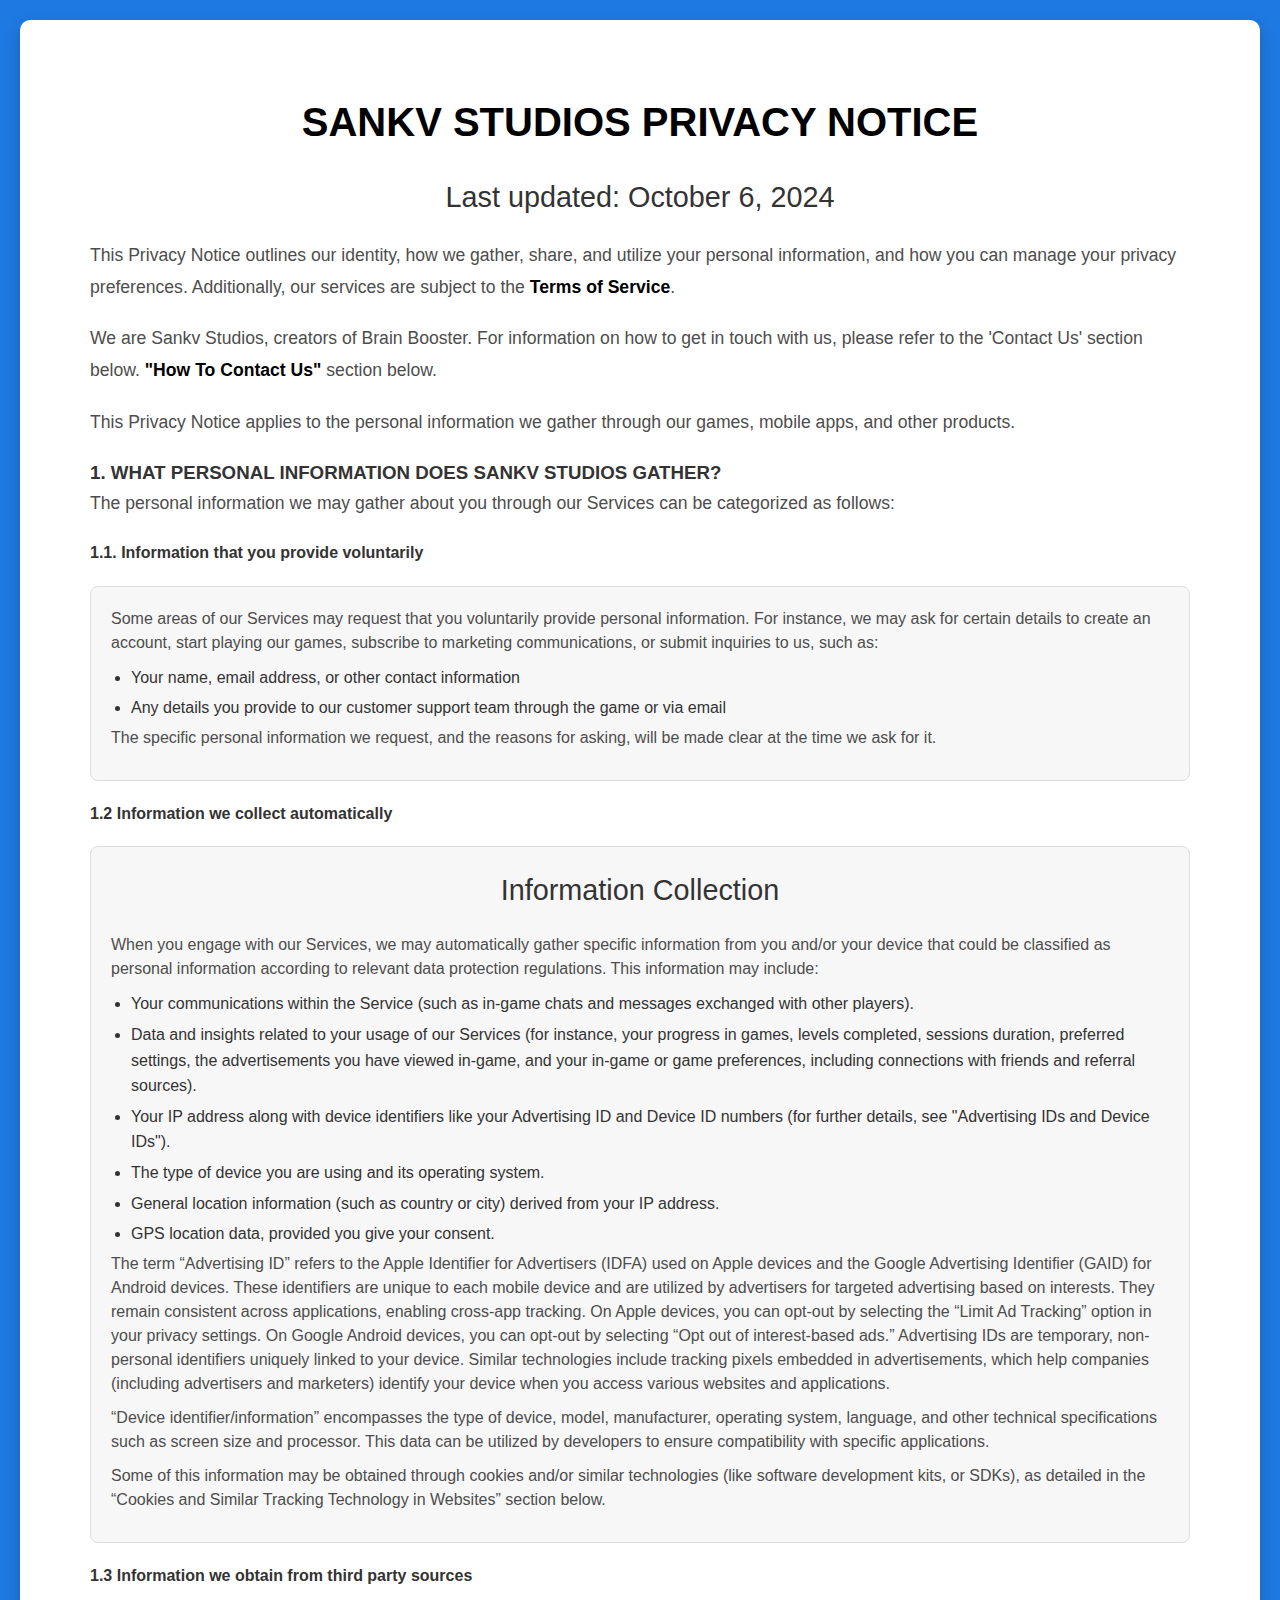
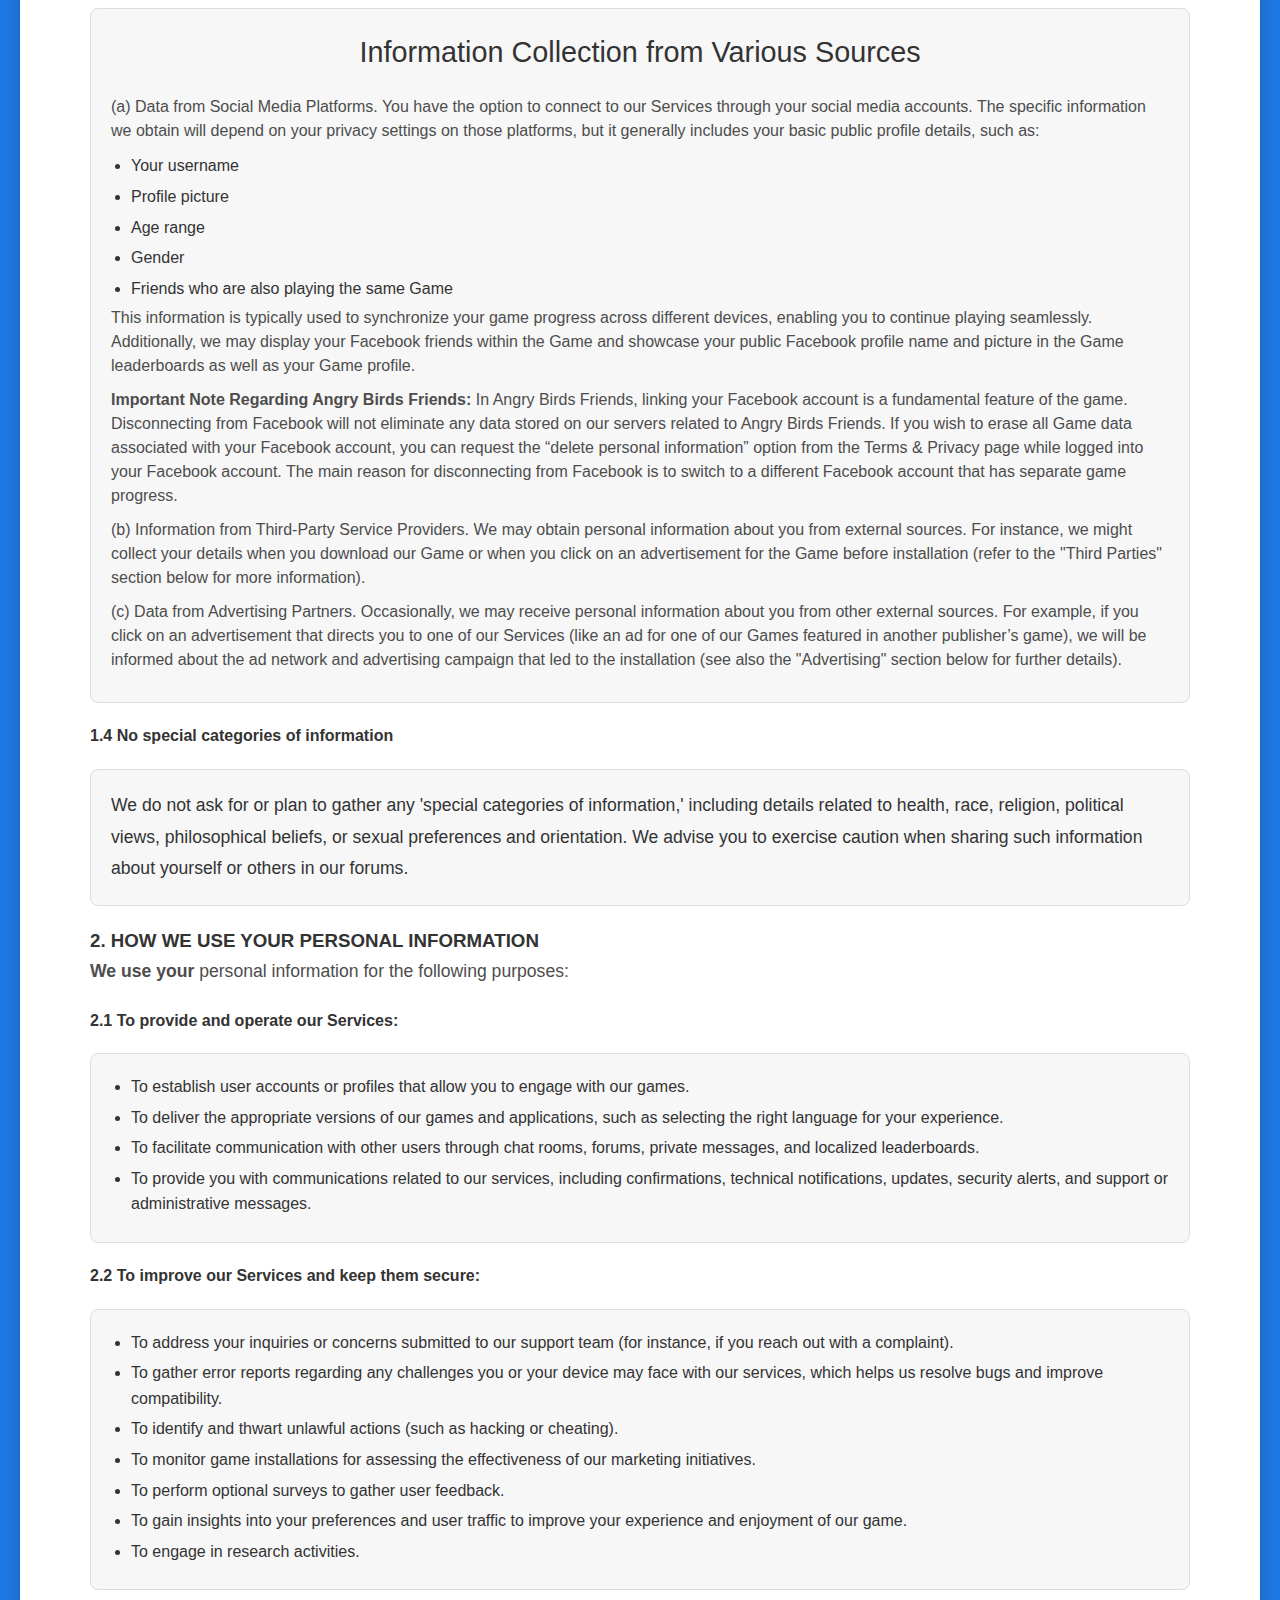
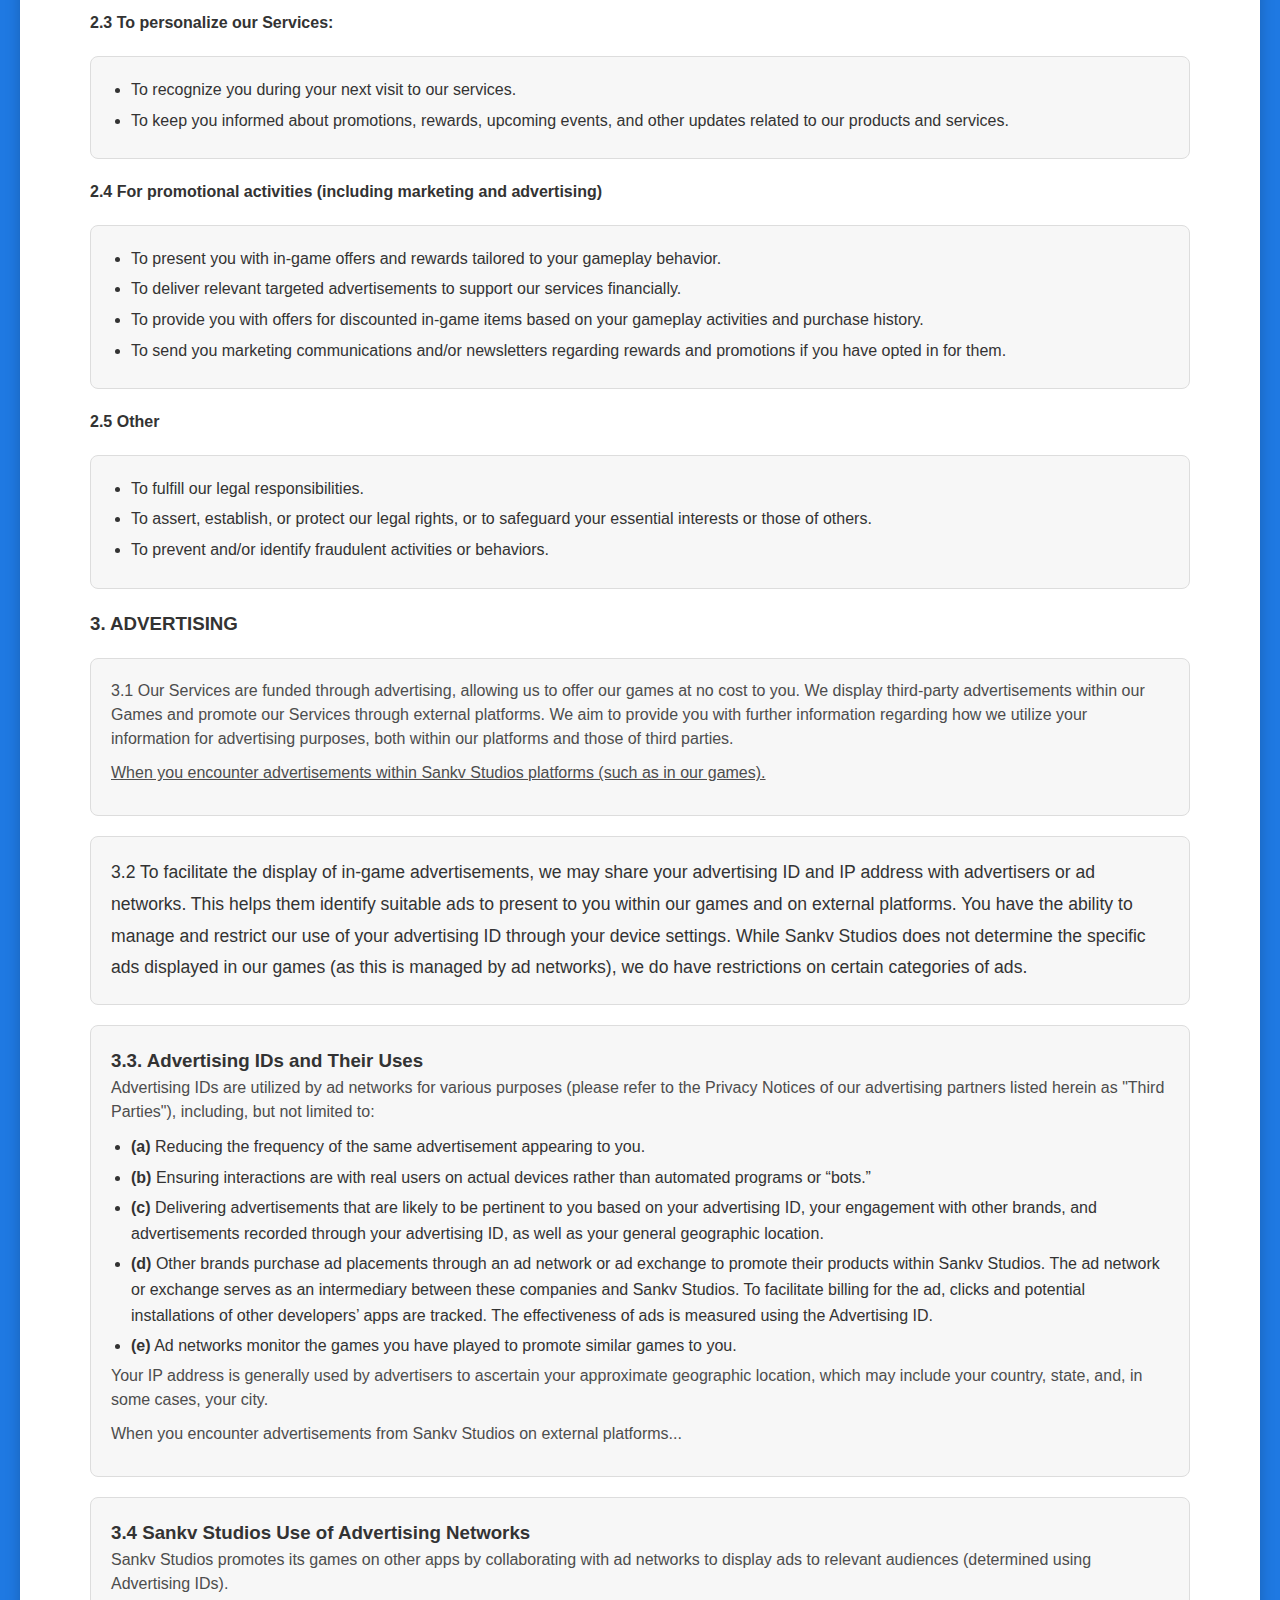
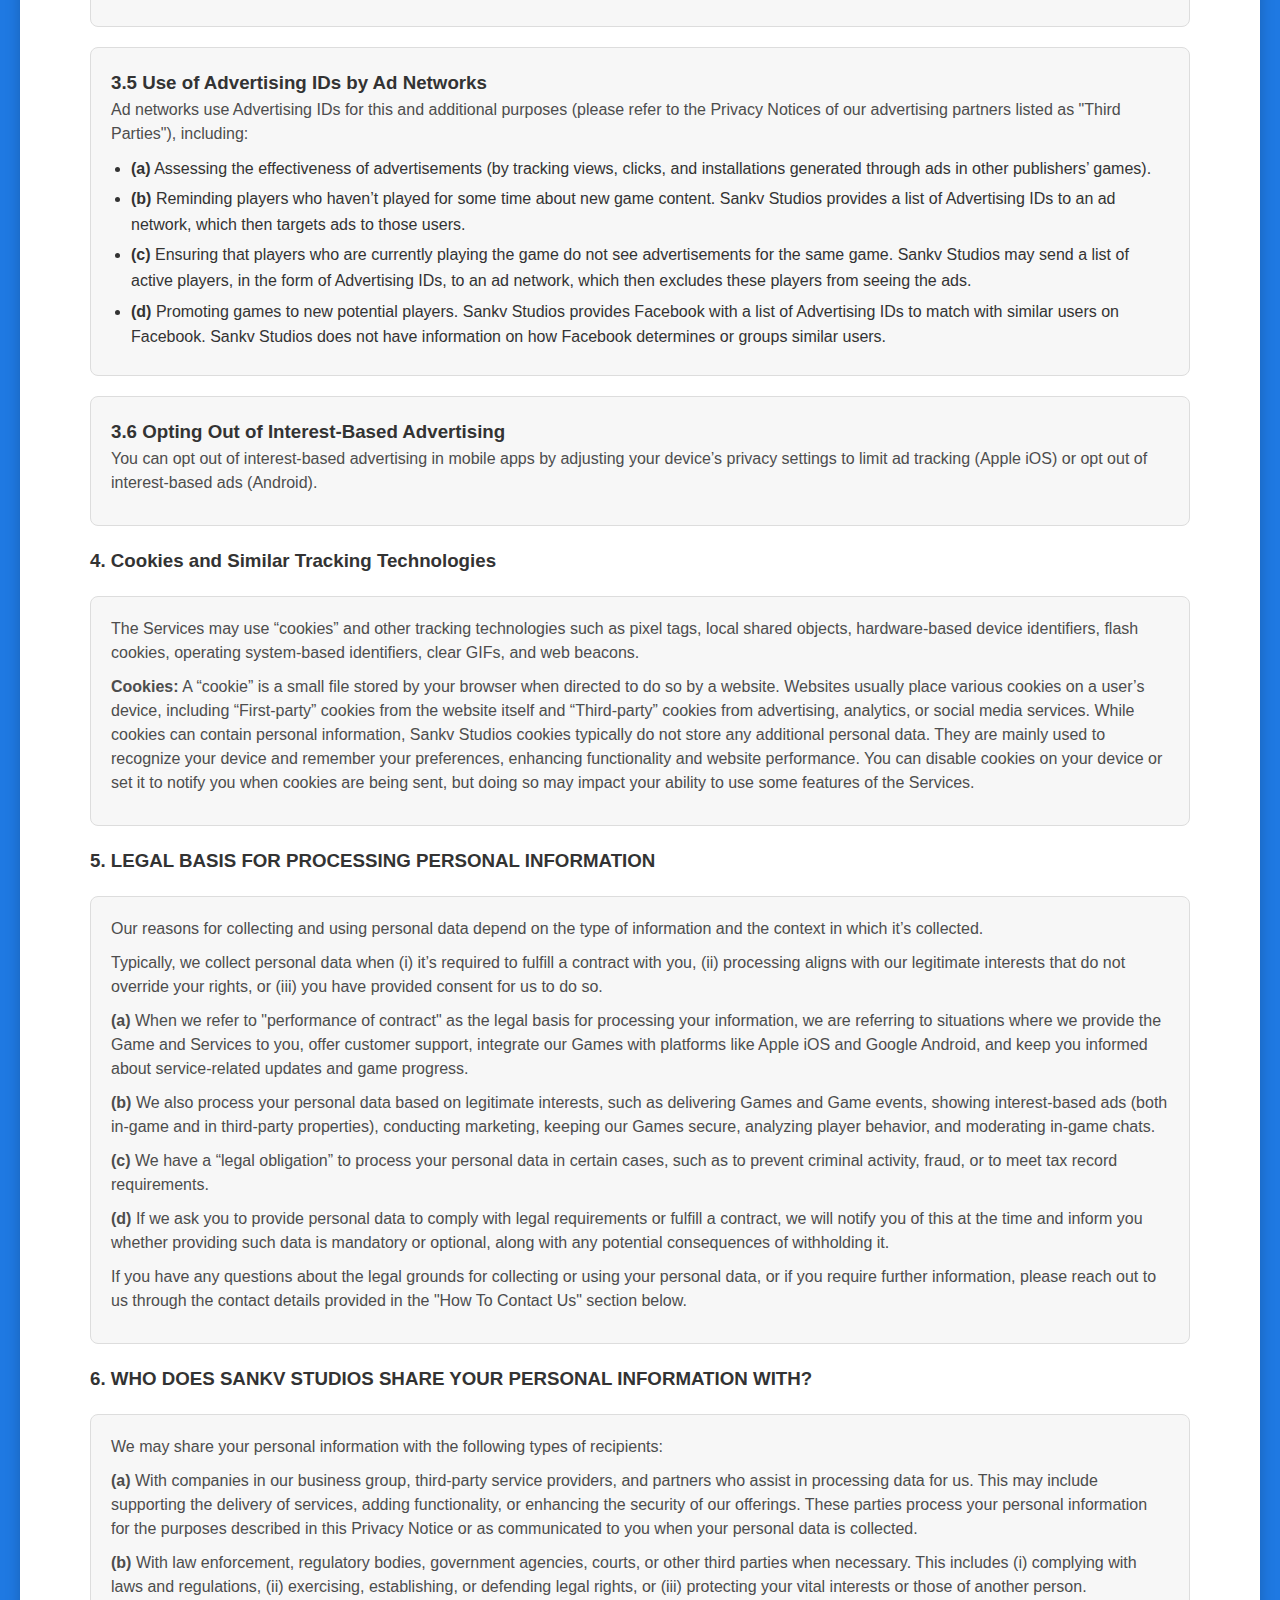
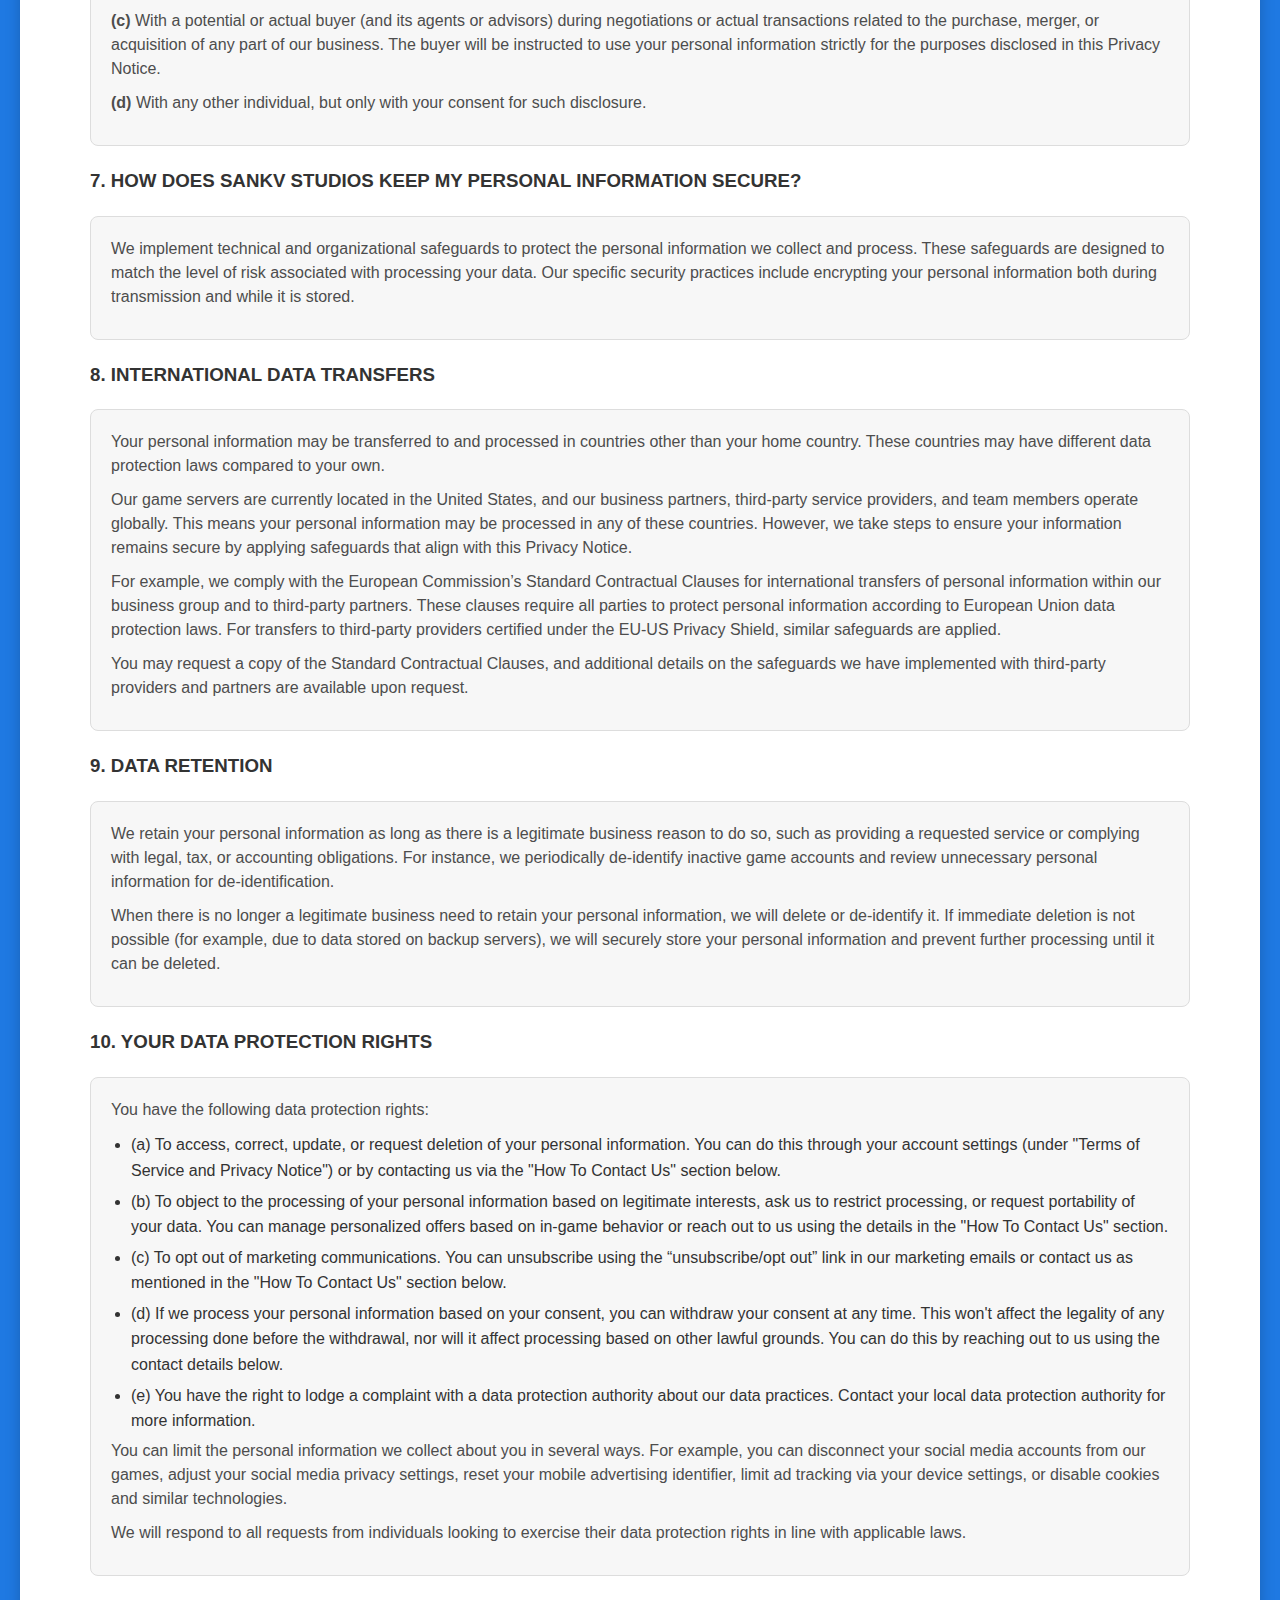
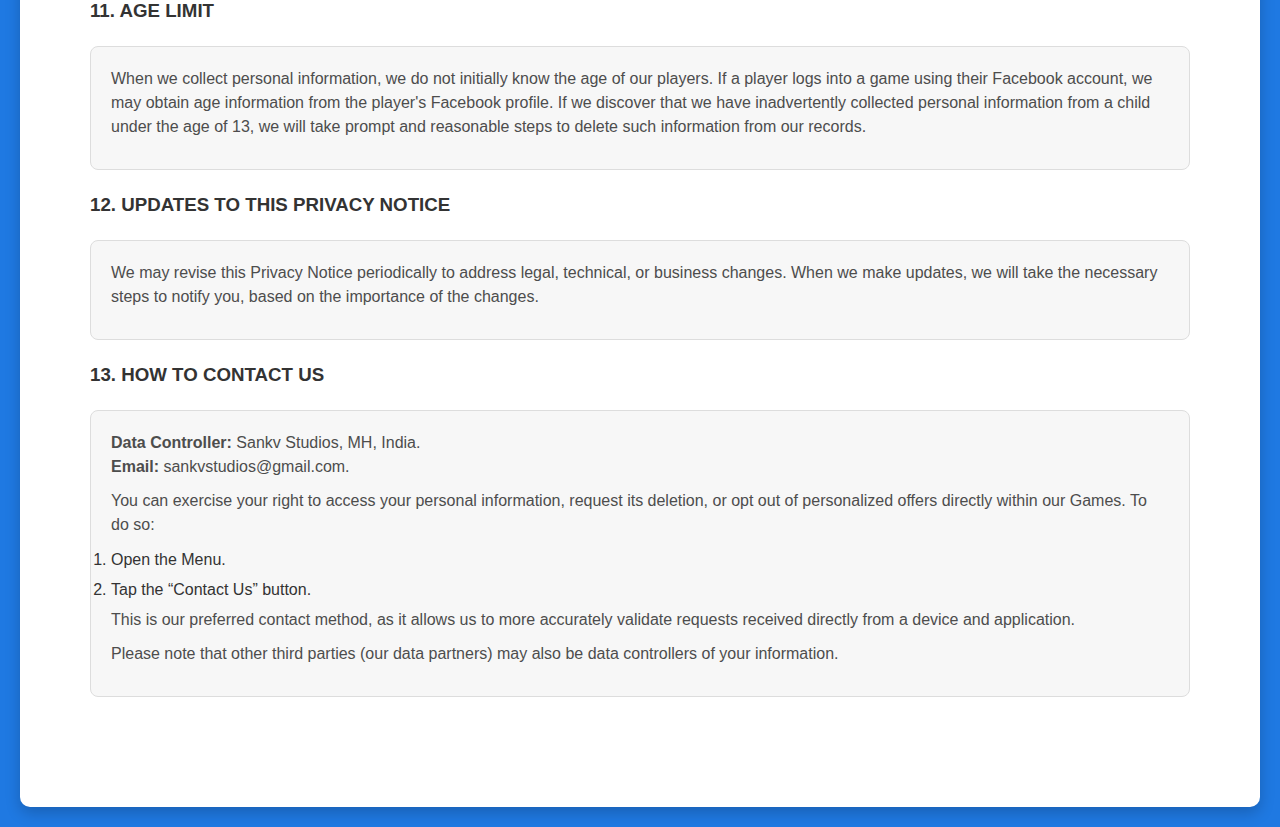
<file: privacy/privacy_policy.html>
<!DOCTYPE html>
<html lang="en">
<head>
    <meta charset="utf-8"/>
    <meta name="viewport" content="width=device-width, initial-scale=1"/>
    <meta name="theme-color" content="#001C55"/>
    <title>Privacy Policy | sankvStudios</title>
    <link rel="stylesheet" href="style.css">
</head>
<body>

<main class="wrapper">
    <div class="wrap">
        <div class="main-wrap">
            <div class="field-container">
                <div class="field-body">
                    <h1 class="rtecenter">SANKV STUDIOS PRIVACY NOTICE</h1>
                    <h2 class="rtecenter">Last updated: October 6, 2024</h2>


                    <p>This Privacy Notice outlines our identity, how we gather, share, and utilize your personal
                        information, and how you can manage your privacy preferences.
                        Additionally, our services are subject to the <a
                                href="tos.html" target="_blank">Terms of Service</a>.</p>

                    <p>We are Sankv Studios, creators of Brain Booster. For information on how to get in touch with us,
                        please refer to the 'Contact Us' section below. <a
                                href="#contactus" id="contact-link">"How To Contact Us"</a> section below.</p>

                    <p>This Privacy Notice applies to the personal information we gather through our games, mobile apps,
                        and other products.</p>

                    <h3>1. WHAT PERSONAL INFORMATION DOES SANKV STUDIOS GATHER?</h3>

                    <p>The personal information we may gather about you through our Services can be categorized as
                        follows:</p>

                    <h4>1.1. Information that you provide voluntarily</h4>
                    <div class="service-info">
                        <p>Some areas of our Services may request that you voluntarily provide personal information. For
                            instance, we may ask for certain details to create an account, start playing our games,
                            subscribe to marketing communications, or submit inquiries to us, such as:</p>
                        <ul>
                            <li>Your name, email address, or other contact information</li>
                            <li>Any details you provide to our customer support team through the game or via email</li>
                        </ul>
                        <p>The specific personal information we request, and the reasons for asking, will be made clear
                            at the time we ask for it.</p>
                    </div>
                    <h4>1.2 Information we collect automatically</h4>
                    <div class="service-info">
                        <h2>Information Collection</h2>
                        <p>When you engage with our Services, we may automatically gather specific information from you
                            and/or your device that could be classified as personal information according to relevant
                            data protection regulations. This information may include:</p>
                        <ul>
                            <li>Your communications within the Service (such as in-game chats and messages exchanged
                                with other players).
                            </li>
                            <li>Data and insights related to your usage of our Services (for instance, your progress in
                                games, levels completed, sessions duration, preferred settings, the advertisements you
                                have viewed in-game, and your in-game or game preferences, including connections with
                                friends and referral sources).
                            </li>
                            <li>Your IP address along with device identifiers like your Advertising ID and Device ID
                                numbers (for further details, see "Advertising IDs and Device IDs").
                            </li>
                            <li>The type of device you are using and its operating system.</li>
                            <li>General location information (such as country or city) derived from your IP address.
                            </li>
                            <li>GPS location data, provided you give your consent.</li>
                        </ul>

                        <p>The term “Advertising ID” refers to the Apple Identifier for Advertisers (IDFA) used on Apple
                            devices and the Google Advertising Identifier (GAID) for Android devices. These identifiers
                            are unique to each mobile device and are utilized by advertisers for targeted advertising
                            based on interests. They remain consistent across applications, enabling cross-app tracking.
                            On Apple devices, you can opt-out by selecting the “Limit Ad Tracking” option in your
                            privacy settings. On Google Android devices, you can opt-out by selecting “Opt out of
                            interest-based ads.” Advertising IDs are temporary, non-personal identifiers uniquely linked
                            to your device. Similar technologies include tracking pixels embedded in advertisements,
                            which help companies (including advertisers and marketers) identify your device when you
                            access various websites and applications.</p>

                        <p>“Device identifier/information” encompasses the type of device, model, manufacturer,
                            operating system, language, and other technical specifications such as screen size and
                            processor. This data can be utilized by developers to ensure compatibility with specific
                            applications.</p>

                        <p>Some of this information may be obtained through cookies and/or similar technologies (like
                            software development kits, or SDKs), as detailed in the “Cookies and Similar Tracking
                            Technology in Websites” section below.</p>
                    </div>
                    <h4>1.3 Information we obtain from third party sources</h4>
                    <div class="service-info">
                        <h2>Information Collection from Various Sources</h2>
                        <p>(a) Data from Social Media Platforms. You have the option to connect to our Services through
                            your social media accounts. The specific information we obtain will depend on your privacy
                            settings on those platforms, but it generally includes your basic public profile details,
                            such as:</p>
                        <ul>
                            <li>Your username</li>
                            <li>Profile picture</li>
                            <li>Age range</li>
                            <li>Gender</li>
                            <li>Friends who are also playing the same Game</li>
                        </ul>
                        <p>This information is typically used to synchronize your game progress across different
                            devices, enabling you to continue playing seamlessly. Additionally, we may display your
                            Facebook friends within the Game and showcase your public Facebook profile name and picture
                            in the Game leaderboards as well as your Game profile.</p>

                        <p><strong>Important Note Regarding Angry Birds Friends:</strong> In Angry Birds Friends,
                            linking your Facebook account is a fundamental feature of the game. Disconnecting from
                            Facebook will not eliminate any data stored on our servers related to Angry Birds Friends.
                            If you wish to erase all Game data associated with your Facebook account, you can request
                            the “delete personal information” option from the Terms & Privacy page while logged into
                            your Facebook account. The main reason for disconnecting from Facebook is to switch to a
                            different Facebook account that has separate game progress.</p>

                        <p>(b) Information from Third-Party Service Providers. We may obtain personal information about
                            you from external sources. For instance, we might collect your details when you download our
                            Game or when you click on an advertisement for the Game before installation (refer to the
                            "Third Parties" section below for more information).</p>

                        <p>(c) Data from Advertising Partners. Occasionally, we may receive personal information about
                            you from other external sources. For example, if you click on an advertisement that directs
                            you to one of our Services (like an ad for one of our Games featured in another publisher’s
                            game), we will be informed about the ad network and advertising campaign that led to the
                            installation (see also the "Advertising" section below for further details).</p>
                    </div>
                    <h4>1.4 No special categories of information</h4>
                    <p class="service-info">We do not ask for or plan to gather any 'special categories of information,'
                        including details related to health, race, religion, political views, philosophical beliefs, or
                        sexual preferences and orientation. We advise you to exercise caution when sharing such
                        information about yourself or others in our forums.</p>

                    <h3>2. HOW WE USE YOUR PERSONAL INFORMATION</h3>
                    <p><strong style="font-weight:600">We use your</strong> personal information for the following
                        purposes:</p>
                    <h4>2.1 To provide and operate our Services:</h4>
                    <div class="service-info">
                        <ul>
                            <li>To establish user accounts or profiles that allow you to engage with our games.</li>
                            <li>To deliver the appropriate versions of our games and applications, such as selecting the
                                right language for your experience.
                            </li>
                            <li>To facilitate communication with other users through chat rooms, forums, private
                                messages, and localized leaderboards.
                            </li>
                            <li>To provide you with communications related to our services, including confirmations,
                                technical notifications, updates, security alerts, and support or administrative
                                messages.
                            </li>
                        </ul>
                    </div>
                    <h4>2.2 To improve our Services and keep them secure:</h4>
                    <div class="service-info">
                        <ul>
                            <li>To address your inquiries or concerns submitted to our support team (for instance, if
                                you reach out with a complaint).
                            </li>
                            <li>To gather error reports regarding any challenges you or your device may face with our
                                services, which helps us resolve bugs and improve compatibility.
                            </li>
                            <li>To identify and thwart unlawful actions (such as hacking or cheating).</li>
                            <li>To monitor game installations for assessing the effectiveness of our marketing
                                initiatives.
                            </li>
                            <li>To perform optional surveys to gather user feedback.</li>
                            <li>To gain insights into your preferences and user traffic to improve your experience and
                                enjoyment of our game.
                            </li>
                            <li>To engage in research activities.</li>
                        </ul>
                    </div>
                    <h4>2.3 To personalize our Services:</h4>
                    <div class="service-info">
                        <ul>
                            <li>To recognize you during your next visit to our services.</li>
                            <li>To keep you informed about promotions, rewards, upcoming events, and other updates
                                related to our products and services.
                            </li>
                        </ul>
                    </div>
                    <h4>2.4 For promotional activities (including marketing and advertising)</h4>
                    <div class="service-info">
                        <ul>
                            <li>To present you with in-game offers and rewards tailored to your gameplay behavior.</li>
                            <li>To deliver relevant targeted advertisements to support our services financially.</li>
                            <li>To provide you with offers for discounted in-game items based on your gameplay
                                activities and purchase history.
                            </li>
                            <li>To send you marketing communications and/or newsletters regarding rewards and promotions
                                if you have opted in for them.
                            </li>
                        </ul>
                    </div>
                    <h4>2.5 Other</h4>
                    <div class="service-info">
                        <ul>
                            <li>To fulfill our legal responsibilities.</li>
                            <li>To assert, establish, or protect our legal rights, or to safeguard your essential
                                interests or those of others.
                            </li>
                            <li>To prevent and/or identify fraudulent activities or behaviors.</li>
                        </ul>
                    </div>
                    <h3>3. ADVERTISING</h3>
                    <div class="service-info">
                        <p>3.1 Our Services are funded through advertising, allowing us to offer our games at no cost to
                            you. We display third-party advertisements within our Games and promote our Services through
                            external platforms. We aim to provide you with further information regarding how we utilize
                            your information for advertising purposes, both within our platforms and those of third
                            parties.</p>
                        <p><u>When you encounter advertisements within Sankv Studios platforms (such as in our
                            games).</u></p>
                    </div>
                    <p class="service-info">3.2 To facilitate the display of in-game advertisements, we may share your
                        advertising ID and IP address with advertisers or ad networks. This helps them identify suitable
                        ads to present to you within our games and on external platforms. You have the ability to manage
                        and restrict our use of your advertising ID through your device settings. While Sankv Studios does
                        not determine the specific ads displayed in our games (as this is managed by ad networks), we do
                        have restrictions on certain categories of ads.</p>
                    <div class="service-info">
                        <h3>3.3. Advertising IDs and Their Uses</h3>
                        <p>Advertising IDs are utilized by ad networks for various purposes (please refer to the Privacy
                            Notices of our advertising partners listed herein as "Third Parties"), including, but not
                            limited to:</p>
                        <ul>
                            <li><strong>(a)</strong> Reducing the frequency of the same advertisement appearing to you.
                            </li>
                            <li><strong>(b)</strong> Ensuring interactions are with real users on actual devices rather
                                than automated programs or “bots.”
                            </li>
                            <li><strong>(c)</strong> Delivering advertisements that are likely to be pertinent to you
                                based on your advertising ID, your engagement with other brands, and advertisements
                                recorded through your advertising ID, as well as your general geographic location.
                            </li>
                            <li><strong>(d)</strong> Other brands purchase ad placements through an ad network or ad
                                exchange to promote their products within Sankv Studios. The ad network or exchange serves
                                as an intermediary between these companies and Sankv Studios. To facilitate billing for
                                the ad, clicks and potential installations of other developers’ apps are tracked. The
                                effectiveness of ads is measured using the Advertising ID.
                            </li>
                            <li><strong>(e)</strong> Ad networks monitor the games you have played to promote similar
                                games to you.
                            </li>
                        </ul>
                        <p>Your IP address is generally used by advertisers to ascertain your approximate geographic
                            location, which may include your country, state, and, in some cases, your city.</p>
                        <p>When you encounter advertisements from Sankv Studios on external platforms...</p>
                    </div>
                    <div class="service-info">
                        <h3>3.4 Sankv Studios Use of Advertising Networks</h3>
                        <p>Sankv Studios promotes its games on other apps by collaborating with ad networks to display
                            ads to relevant audiences (determined using Advertising IDs).</p>
                    </div>
                    <div class="service-info">
                        <h3>3.5 Use of Advertising IDs by Ad Networks</h3>
                        <p>Ad networks use Advertising IDs for this and additional purposes (please refer to the Privacy
                            Notices of our advertising partners listed as "Third Parties"), including:</p>
                        <ul>
                            <li><strong>(a)</strong> Assessing the effectiveness of advertisements (by tracking views,
                                clicks, and installations generated through ads in other publishers’ games).
                            </li>
                            <li><strong>(b)</strong> Reminding players who haven’t played for some time about new game
                                content. Sankv Studios provides a list of Advertising IDs to an ad network, which then
                                targets ads to those users.
                            </li>
                            <li><strong>(c)</strong> Ensuring that players who are currently playing the game do not see
                                advertisements for the same game. Sankv Studios may send a list of active players, in the
                                form of Advertising IDs, to an ad network, which then excludes these players from seeing
                                the ads.
                            </li>
                            <li><strong>(d)</strong> Promoting games to new potential players. Sankv Studios provides
                                Facebook with a list of Advertising IDs to match with similar users on Facebook. Sankv Studios
                                does not have information on how Facebook determines or groups similar users.
                            </li>
                        </ul>
                    </div>
                    <div class="service-info">
                        <h3>3.6 Opting Out of Interest-Based Advertising</h3>
                        <p>You can opt out of interest-based advertising in mobile apps by adjusting your device’s
                            privacy settings to limit ad tracking (Apple iOS) or opt out of interest-based ads
                            (Android).</p>
                    </div>
                    <h3>4. Cookies and Similar Tracking Technologies</h3>
                    <div class="service-info">
                        <p>The Services may use “cookies” and other tracking technologies such as pixel tags, local
                            shared objects, hardware-based device identifiers, flash cookies, operating system-based
                            identifiers, clear GIFs, and web beacons.</p>
                        <p><strong>Cookies:</strong> A “cookie” is a small file stored by your browser when directed to
                            do so by a website. Websites usually place various cookies on a user’s device, including
                            “First-party” cookies from the website itself and “Third-party” cookies from advertising,
                            analytics, or social media services. While cookies can contain personal information, Sankv Studios
                            cookies typically do not store any additional personal data. They are mainly used to
                            recognize your device and remember your preferences, enhancing functionality and website
                            performance. You can disable cookies on your device or set it to notify you when cookies are
                            being sent, but doing so may impact your ability to use some features of the Services.</p>
                    </div>
                    <h3>5. LEGAL BASIS FOR PROCESSING PERSONAL INFORMATION</h3>
                    <div class="service-info">
                        <p>Our reasons for collecting and using personal data depend on the type of information and the context in which it’s collected.</p>

                        <p>Typically, we collect personal data when (i) it’s required to fulfill a contract with you, (ii) processing aligns with our legitimate interests that do not override your rights, or (iii) you have provided consent for us to do so.</p>

                        <p><strong>(a)</strong> When we refer to "performance of contract" as the legal basis for processing your information, we are referring to situations where we provide the Game and Services to you, offer customer support, integrate our Games with platforms like Apple iOS and Google Android, and keep you informed about service-related updates and game progress.</p>

                        <p><strong>(b)</strong> We also process your personal data based on legitimate interests, such as delivering Games and Game events, showing interest-based ads (both in-game and in third-party properties), conducting marketing, keeping our Games secure, analyzing player behavior, and moderating in-game chats.</p>

                        <p><strong>(c)</strong> We have a “legal obligation” to process your personal data in certain cases, such as to prevent criminal activity, fraud, or to meet tax record requirements.</p>

                        <p><strong>(d)</strong> If we ask you to provide personal data to comply with legal requirements or fulfill a contract, we will notify you of this at the time and inform you whether providing such data is mandatory or optional, along with any potential consequences of withholding it.</p>

                        <p>If you have any questions about the legal grounds for collecting or using your personal data, or if you require further information, please reach out to us through the contact details provided in the "How To Contact Us" section below.</p>
                    </div>
                    <h3>6. WHO DOES SANKV STUDIOS SHARE YOUR PERSONAL INFORMATION WITH?</h3>
                    <div class="service-info">
                        <p>We may share your personal information with the following types of recipients:</p>

                        <p>
                            <strong>(a)</strong> With companies in our business group, third-party service providers, and partners who assist in processing data for us. This may include supporting the delivery of services, adding functionality, or enhancing the security of our offerings. These parties process your personal information for the purposes described in this Privacy Notice or as communicated to you when your personal data is collected.
                        </p>

                        <p>
                            <strong>(b)</strong> With law enforcement, regulatory bodies, government agencies, courts, or other third parties when necessary. This includes (i) complying with laws and regulations, (ii) exercising, establishing, or defending legal rights, or (iii) protecting your vital interests or those of another person.
                        </p>

                        <p>
                            <strong>(c)</strong> With a potential or actual buyer (and its agents or advisors) during negotiations or actual transactions related to the purchase, merger, or acquisition of any part of our business. The buyer will be instructed to use your personal information strictly for the purposes disclosed in this Privacy Notice.
                        </p>

                        <p>
                            <strong>(d)</strong> With any other individual, but only with your consent for such disclosure.
                        </p>
                    </div>
                    <h3>7. HOW DOES SANKV STUDIOS KEEP MY PERSONAL INFORMATION SECURE?</h3>
                    <div class="service-info">
                        <p>
                            We implement technical and organizational safeguards to protect the personal information we collect and process. These safeguards are designed to match the level of risk associated with processing your data. Our specific security practices include encrypting your personal information both during transmission and while it is stored.
                        </p>
                    </div>
                    <h3>8. INTERNATIONAL DATA TRANSFERS</h3>
                    <div class="service-info">
                        <p>
                            Your personal information may be transferred to and processed in countries other than your home country. These countries may have different data protection laws compared to your own.
                        </p>
                        <p>
                            Our game servers are currently located in the United States, and our business partners, third-party service providers, and team members operate globally. This means your personal information may be processed in any of these countries. However, we take steps to ensure your information remains secure by applying safeguards that align with this Privacy Notice.
                        </p>
                        <p>
                            For example, we comply with the European Commission’s Standard Contractual Clauses for international transfers of personal information within our business group and to third-party partners. These clauses require all parties to protect personal information according to European Union data protection laws. For transfers to third-party providers certified under the EU-US Privacy Shield, similar safeguards are applied.
                        </p>
                        <p>
                            You may request a copy of the Standard Contractual Clauses, and additional details on the safeguards we have implemented with third-party providers and partners are available upon request.
                        </p>
                    </div>
                    <h3>9. DATA RETENTION</h3>
                    <div class="service-info">
                        <p>
                            We retain your personal information as long as there is a legitimate business reason to do so, such as providing a requested service or complying with legal, tax, or accounting obligations. For instance, we periodically de-identify inactive game accounts and review unnecessary personal information for de-identification.
                        </p>
                        <p>
                            When there is no longer a legitimate business need to retain your personal information, we will delete or de-identify it. If immediate deletion is not possible (for example, due to data stored on backup servers), we will securely store your personal information and prevent further processing until it can be deleted.
                        </p>
                    </div>
                    <h3>10. YOUR DATA PROTECTION RIGHTS</h3>
                    <div class="service-info">
                        <p>
                            You have the following data protection rights:
                        </p>
                        <ul>
                            <li>
                                (a) To access, correct, update, or request deletion of your personal information. You can do this through your account settings (under "Terms of Service and Privacy Notice") or by contacting us via the "How To Contact Us" section below.
                            </li>
                            <li>
                                (b) To object to the processing of your personal information based on legitimate interests, ask us to restrict processing, or request portability of your data. You can manage personalized offers based on in-game behavior or reach out to us using the details in the "How To Contact Us" section.
                            </li>
                            <li>
                                (c) To opt out of marketing communications. You can unsubscribe using the “unsubscribe/opt out” link in our marketing emails or contact us as mentioned in the "How To Contact Us" section below.
                            </li>
                            <li>
                                (d) If we process your personal information based on your consent, you can withdraw your consent at any time. This won't affect the legality of any processing done before the withdrawal, nor will it affect processing based on other lawful grounds. You can do this by reaching out to us using the contact details below.
                            </li>
                            <li>
                                (e) You have the right to lodge a complaint with a data protection authority about our data practices. Contact your local data protection authority for more information.
                            </li>
                        </ul>
                        <p>
                            You can limit the personal information we collect about you in several ways. For example, you can disconnect your social media accounts from our games, adjust your social media privacy settings, reset your mobile advertising identifier, limit ad tracking via your device settings, or disable cookies and similar technologies.
                        </p>
                        <p>
                            We will respond to all requests from individuals looking to exercise their data protection rights in line with applicable laws.
                        </p>
                    </div>
                    <h3>11. AGE LIMIT</h3>
                    <div class="service-info">
                        <p>
                            When we collect personal information, we do not initially know the age of our players. If a player logs into a game using their Facebook account, we may obtain age information from the player's Facebook profile. If we discover that we have inadvertently collected personal information from a child under the age of 13, we will take prompt and reasonable steps to delete such information from our records.
                        </p>
                    </div>
                    <h3>12. UPDATES TO THIS PRIVACY NOTICE</h3>
                    <div class="service-info">
                        <p>
                            We may revise this Privacy Notice periodically to address legal, technical, or business changes. When we make updates, we will take the necessary steps to notify you, based on the importance of the changes.
                        </p>
                    </div>
                    <h3 id="contactus"> 13. HOW TO CONTACT US</h3>
                    <div class="service-info">
                        <p>
                            <strong>Data Controller:</strong> Sankv Studios, MH, India. <br>
                            <strong>Email:</strong> sankvstudios@gmail.com.
                        </p>
                        <p>
                            You can exercise your right to access your personal information, request its deletion, or opt out of personalized offers directly within our Games. To do so:
                        </p>
                            <ol>
                                <li>Open the Menu.</li>
                                <li>Tap the “Contact Us” button.</li>
                            </ol>
                        <p>
                            This is our preferred contact method, as it allows us to more accurately validate requests received directly from a device and application.
                        </p>
                        <p>
                            Please note that other third parties (our data partners) may also be data controllers of your information.
                        </p>
                    </div>

                </div>
            </div>
        </div>
    </div>
</main>
</body>
</html>
</file>
<file: privacy/style.css>
/* General reset */
* {
    margin: 0;
    padding: 0;
    box-sizing: border-box;
}

html, body {
    font-family: 'Arial', sans-serif;
    color: #333;
    background-color: #1F79E2;
    line-height: 1.6;
    margin: 0;
    padding: 0;
}

.wrapper {
    display: flex;
    justify-content: center;
    align-items: center;
    min-height: 100vh;
    padding: 20px;
    background-color: #1F79E2;
}

/* Content wrap */
.wrap {
    max-width: 1400px;
    width: 100%;
    background: #ffffff;
    padding: 50px;
    border-radius: 10px;
    box-shadow: 0 6px 15px rgba(0, 0, 0, 0.2);
}

h1, h2 {
    text-align: center;
    color: #000000;
    margin-bottom: 20px;
}

h1 {
    font-size: 2.5rem;
    font-weight: bold;
    text-transform: uppercase;
}

h2 {
    font-size: 1.8rem;
    font-weight: normal;
    color: #333333;
}

p {
    margin-bottom: 20px;
    color: #4d4d4d;
    line-height: 1.8;
    font-size: 1.1rem;
}


a {
    color: #000000;
    text-decoration: none;
    font-weight: bold;
}

a:hover {
    text-decoration: underline;
}

.field-container {
    padding: 20px;
}

.field-body {
    margin-bottom: 40px;
}

.rtecenter {
    text-align: center;
}


.service-info {
    background-color: #f7f7f7; /* Light gray background */
    border: 1px solid #ddd; /* Light border */
    border-radius: 8px; /* Rounded corners */
    padding: 20px; /* Padding inside the box */
    margin: 20px 0; /* Margin to separate from other elements */
    font-family: Arial, sans-serif; /* Font family */
    color: #333; /* Dark gray text color */
}

.service-info p {
    font-size: 16px; /* Font size for paragraphs */
    line-height: 1.5; /* Line height for better readability */
    margin-bottom: 10px; /* Space between paragraphs */
}

.service-info ul {
    list-style-type: disc; /* Bulleted list */
    padding-left: 20px; /* Indent for list items */
}

.service-info li {
    margin-bottom: 5px; /* Space between list items */
    font-size: 16px; /* Font size for list items */
}


@media (max-width: 768px) {
    .wrap {
        padding: 30px;
    }

    h1 {
        font-size: 2rem;
    }

    h2 {
        font-size: 1.4rem;
    }
}

@media (max-width: 480px) {
    h1 {
        font-size: 1.8rem;
    }

    h2 {
        font-size: 1.2rem;
    }
}
</file>
